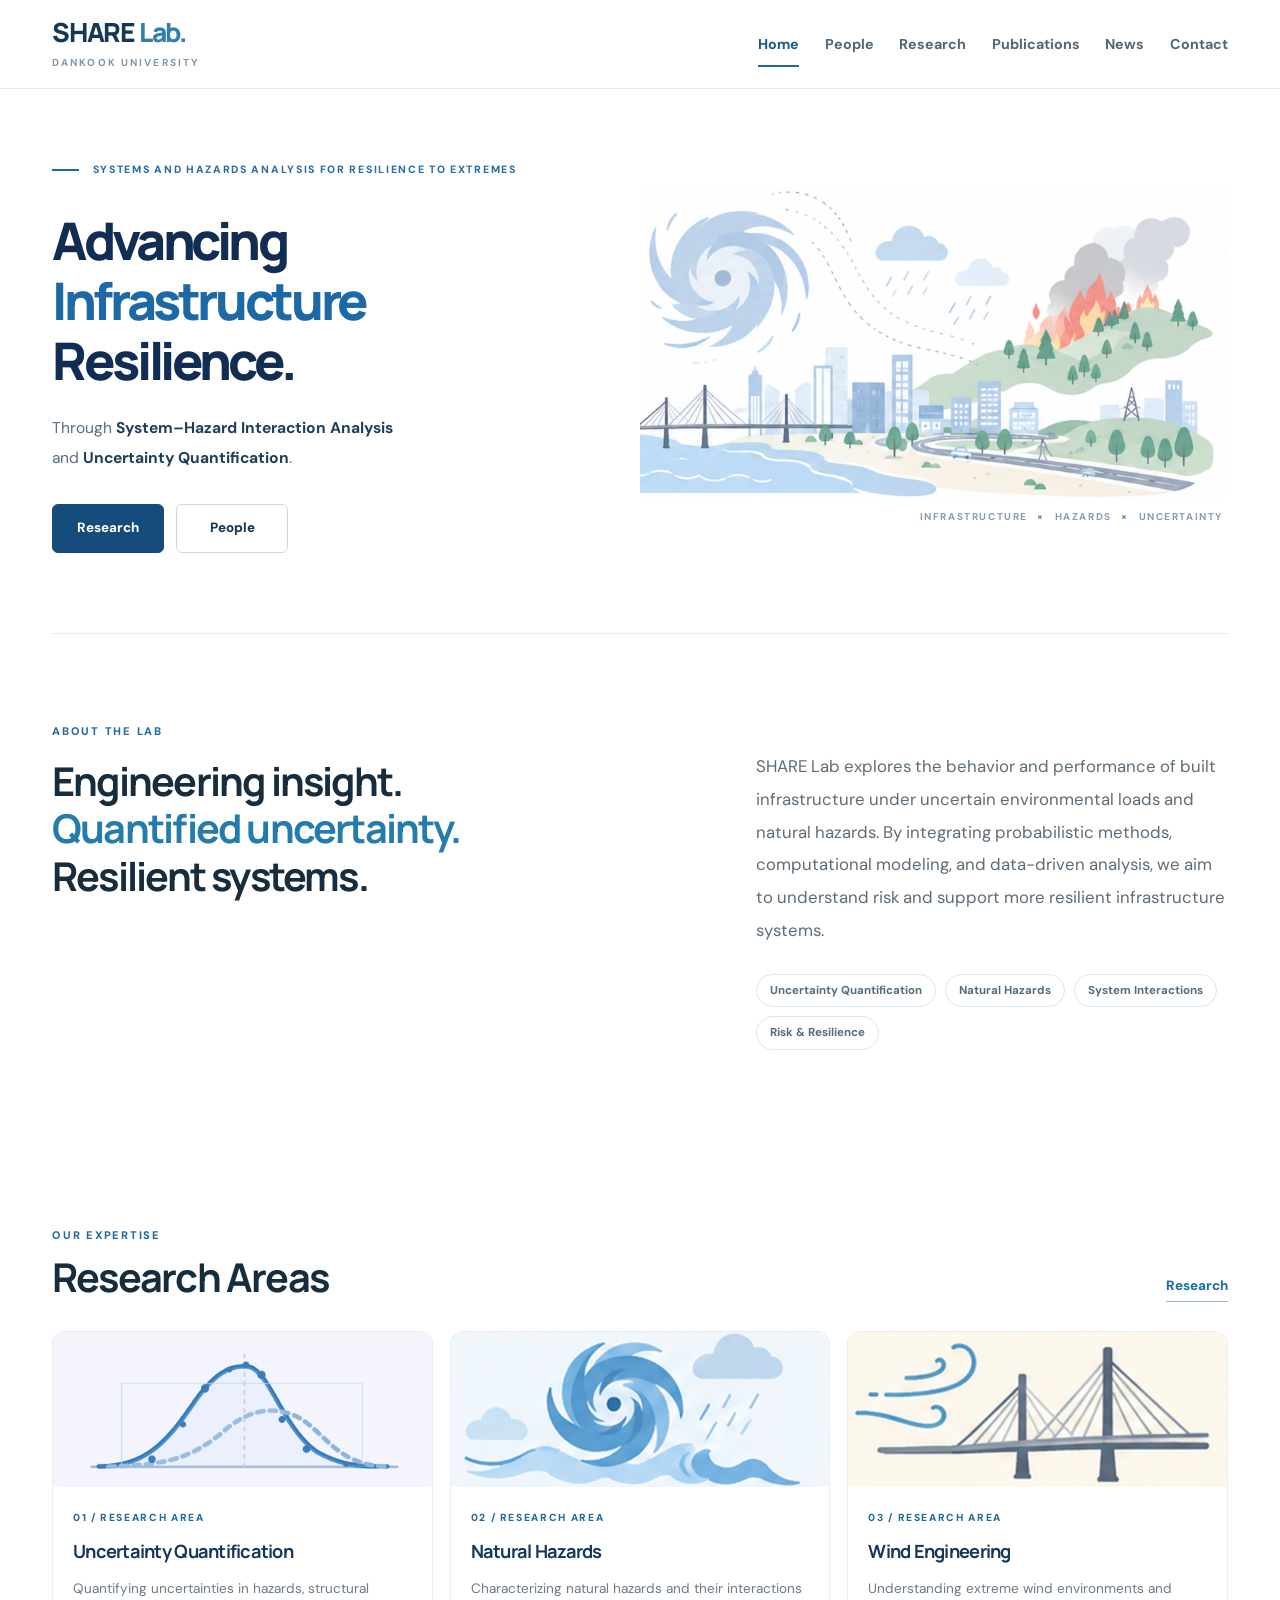
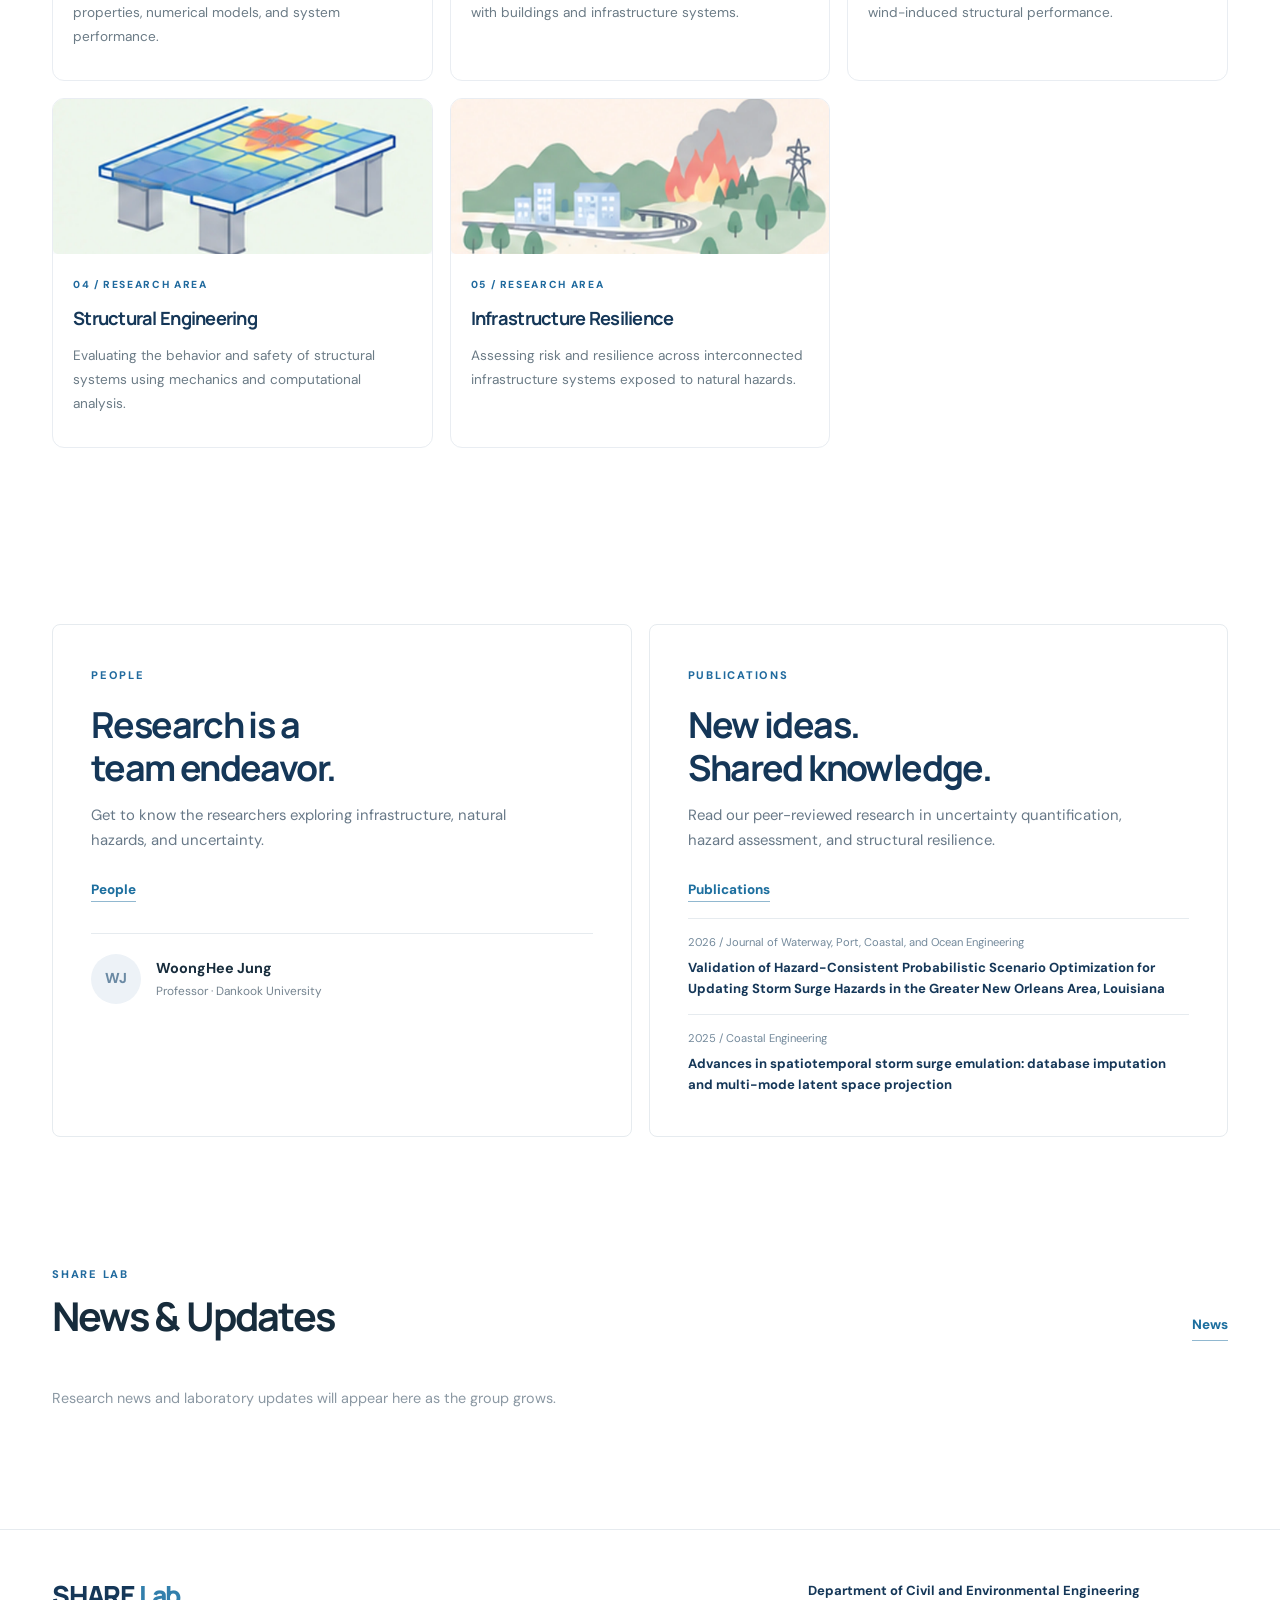
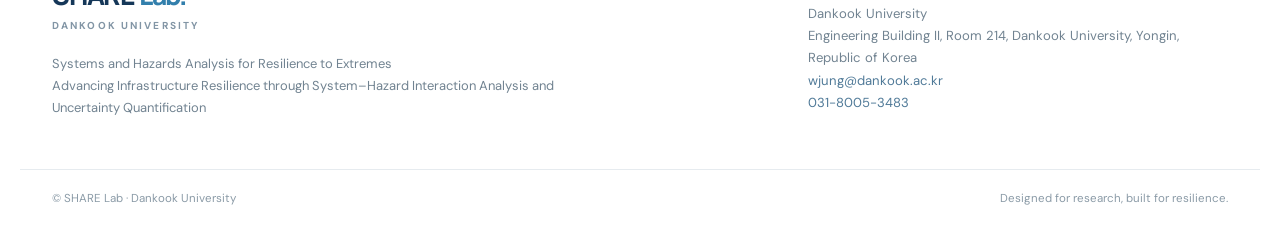
<file: docs/index.html>
<!DOCTYPE html>
<html lang="en"><head><meta charset="utf-8"><meta name="viewport" content="width=device-width, initial-scale=1"><meta name="theme-color" content="#ffffff">
<title>SHARE Lab</title>
<meta name="description" content="SHARE Lab at Dankook University – Systems and Hazards Analysis for Resilience to Extremes.">
<link rel="icon" type="image/svg+xml" href="assets/favicon.svg"><link rel="stylesheet" href="assets/styles.css"></head>
<body><a class="skip-link" href="#main">Skip to content</a>
<header class="site-header"><div class="wrap nav-inner">
  <a class="identity" href="index.html" aria-label="SHARE Lab home">
  <span class="brand-title">SHARE<span class="brand-lab"> Lab.</span></span>
  <span class="brand-subtitle">DANKOOK UNIVERSITY</span>
</a>

  <button type="button" class="menu-toggle" id="menu-toggle" aria-expanded="false" aria-controls="top-nav" aria-label="Toggle navigation">☰</button>
  <nav class="top-nav" id="top-nav" aria-label="Main navigation">
<a href="index.html" class="active" aria-current="page">Home</a><a href="people.html" >People</a><a href="research.html" >Research</a><a href="publications.html" >Publications</a><a href="news.html" >News</a><a href="contact.html" >Contact</a>  </nav>
</div></header>
<main id="main"><div class="wrap">
  <section class="hero" aria-labelledby="hero-title">
    <div class="hero-copy"><div class="eyebrow"><span class="eyebrow-rule"></span> Systems and Hazards Analysis for Resilience to Extremes</div>
      <h1 id="hero-title">Advancing<br><span>Infrastructure</span><br>Resilience.</h1>
      <p class="hero-description">Through <strong>System–Hazard Interaction Analysis</strong><br> and <strong>Uncertainty Quantification</strong>.</p>
      <div class="hero-actions"><a class="btn btn-primary" href="research.html">Research</a><a class="btn btn-outline" href="people.html">People</a></div>
    </div>
    <div class="hero-visual hero-visual-illustration">
      <img class="hero-art" src="assets/hero-illustration.webp"
           alt="Pastel illustration of a tropical cyclone, rainfall, wildfire, a bridge, city buildings and connected infrastructure systems">
      <div class="hero-art-caption">INFRASTRUCTURE <span>×</span> HAZARDS <span>×</span> UNCERTAINTY</div>
    </div>
  </section>
  <section class="section intro-grid"><div><div class="eyebrow">ABOUT THE LAB</div><h2>Engineering insight.<br><span>Quantified uncertainty.</span><br>Resilient systems.</h2></div><div><p>SHARE Lab explores the behavior and performance of built infrastructure under uncertain environmental loads and natural hazards. By integrating probabilistic methods, computational modeling, and data-driven analysis, we aim to understand risk and support more resilient infrastructure systems.</p><div class="word-tags"><span class="word-tag">Uncertainty Quantification</span><span class="word-tag">Natural Hazards</span><span class="word-tag">System Interactions</span><span class="word-tag">Risk & Resilience</span></div></div></section>
  <section class="section" aria-labelledby="home-research-title"><div class="section-heading"><div><div class="eyebrow">OUR EXPERTISE</div><h2 id="home-research-title">Research Areas</h2></div><a class="link-arrow" href="research.html">Research</a></div>
    <div class="research-grid"><a class="research-card" href="research.html#uq"><div class="research-thumb"><img src="assets/research-uq.webp" loading="lazy" alt="Research visualization for Uncertainty Quantification"></div><div class="research-info"><div class="small-label">01 / Research Area</div><h3>Uncertainty Quantification</h3><p>Quantifying uncertainties in hazards, structural properties, numerical models, and system performance.</p></div></a><a class="research-card" href="research.html#hazards"><div class="research-thumb"><img src="assets/research-hazards.webp" loading="lazy" alt="Research visualization for Natural Hazards"></div><div class="research-info"><div class="small-label">02 / Research Area</div><h3>Natural Hazards</h3><p>Characterizing natural hazards and their interactions with buildings and infrastructure systems.</p></div></a><a class="research-card" href="research.html#wind"><div class="research-thumb"><img src="assets/research-wind.webp" loading="lazy" alt="Research visualization for Wind Engineering"></div><div class="research-info"><div class="small-label">03 / Research Area</div><h3>Wind Engineering</h3><p>Understanding extreme wind environments and wind-induced structural performance.</p></div></a><a class="research-card" href="research.html#structural"><div class="research-thumb"><img src="assets/research-structural.webp" loading="lazy" alt="Research visualization for Structural Engineering"></div><div class="research-info"><div class="small-label">04 / Research Area</div><h3>Structural Engineering</h3><p>Evaluating the behavior and safety of structural systems using mechanics and computational analysis.</p></div></a><a class="research-card" href="research.html#resilience"><div class="research-thumb"><img src="assets/research-resilience.webp" loading="lazy" alt="Research visualization for Infrastructure Resilience"></div><div class="research-info"><div class="small-label">05 / Research Area</div><h3>Infrastructure Resilience</h3><p>Assessing risk and resilience across interconnected infrastructure systems exposed to natural hazards.</p></div></a></div>
  </section>
  <section class="section split-home" aria-label="The research group and publications"><div class="half-panel people-teaser"><div class="eyebrow">PEOPLE</div><h2>Research is a<br>team endeavor.</h2><p>Get to know the researchers exploring infrastructure, natural hazards, and uncertainty.</p><a class="link-arrow" href="people.html">People</a><div class="teaser-person"><span class="teaser-avatar">WJ</span><div><strong>WoongHee Jung</strong><small>Professor · Dankook University</small></div></div></div>
  <div class="half-panel pub-teaser"><div class="eyebrow">PUBLICATIONS</div><h2>New ideas.<br>Shared knowledge.</h2><p>Read our peer-reviewed research in uncertainty quantification, hazard assessment, and structural resilience.</p><a class="link-arrow" href="publications.html">Publications</a><div class="teaser-pub"><small>2026 / Journal of Waterway, Port, Coastal, and Ocean Engineering</small><strong>Validation of Hazard-Consistent Probabilistic Scenario Optimization for Updating Storm Surge Hazards in the Greater New Orleans Area, Louisiana</strong></div><div class="teaser-pub"><small>2025 / Coastal Engineering</small><strong>Advances in spatiotemporal storm surge emulation: database imputation and multi-mode latent space projection</strong></div></div></section>
  <section class="section latest-home"><div class="section-heading"><div><div class="eyebrow">SHARE LAB</div><h2>News & Updates</h2></div><a class="link-arrow" href="news.html">News</a></div><p class="placeholder">Research news and laboratory updates will appear here as the group grows.</p></section>
</div></main>
<footer class="site-footer"><div class="wrap footer-inner">
  <div><a class="identity" href="index.html" aria-label="SHARE Lab home">
  <span class="brand-title">SHARE<span class="brand-lab"> Lab.</span></span>
  <span class="brand-subtitle">DANKOOK UNIVERSITY</span>
</a>
<p class="footer-note">Systems and Hazards Analysis for Resilience to Extremes<br>Advancing Infrastructure Resilience through System–Hazard Interaction Analysis and Uncertainty Quantification</p></div>
  <div class="footer-right"><strong>Department of Civil and Environmental Engineering</strong><br>Dankook University<br>Engineering Building II, Room 214, Dankook University, Yongin, Republic of Korea<br><a href="mailto:wjung@dankook.ac.kr">wjung@dankook.ac.kr</a><br><a href="tel:+823180053483">031-8005-3483</a></div>
</div><div class="wrap footer-bottom"><span>© SHARE Lab · Dankook University</span><span>Designed for research, built for resilience.</span></div></footer>
<script src="assets/site.js" defer></script></body></html>
</file>
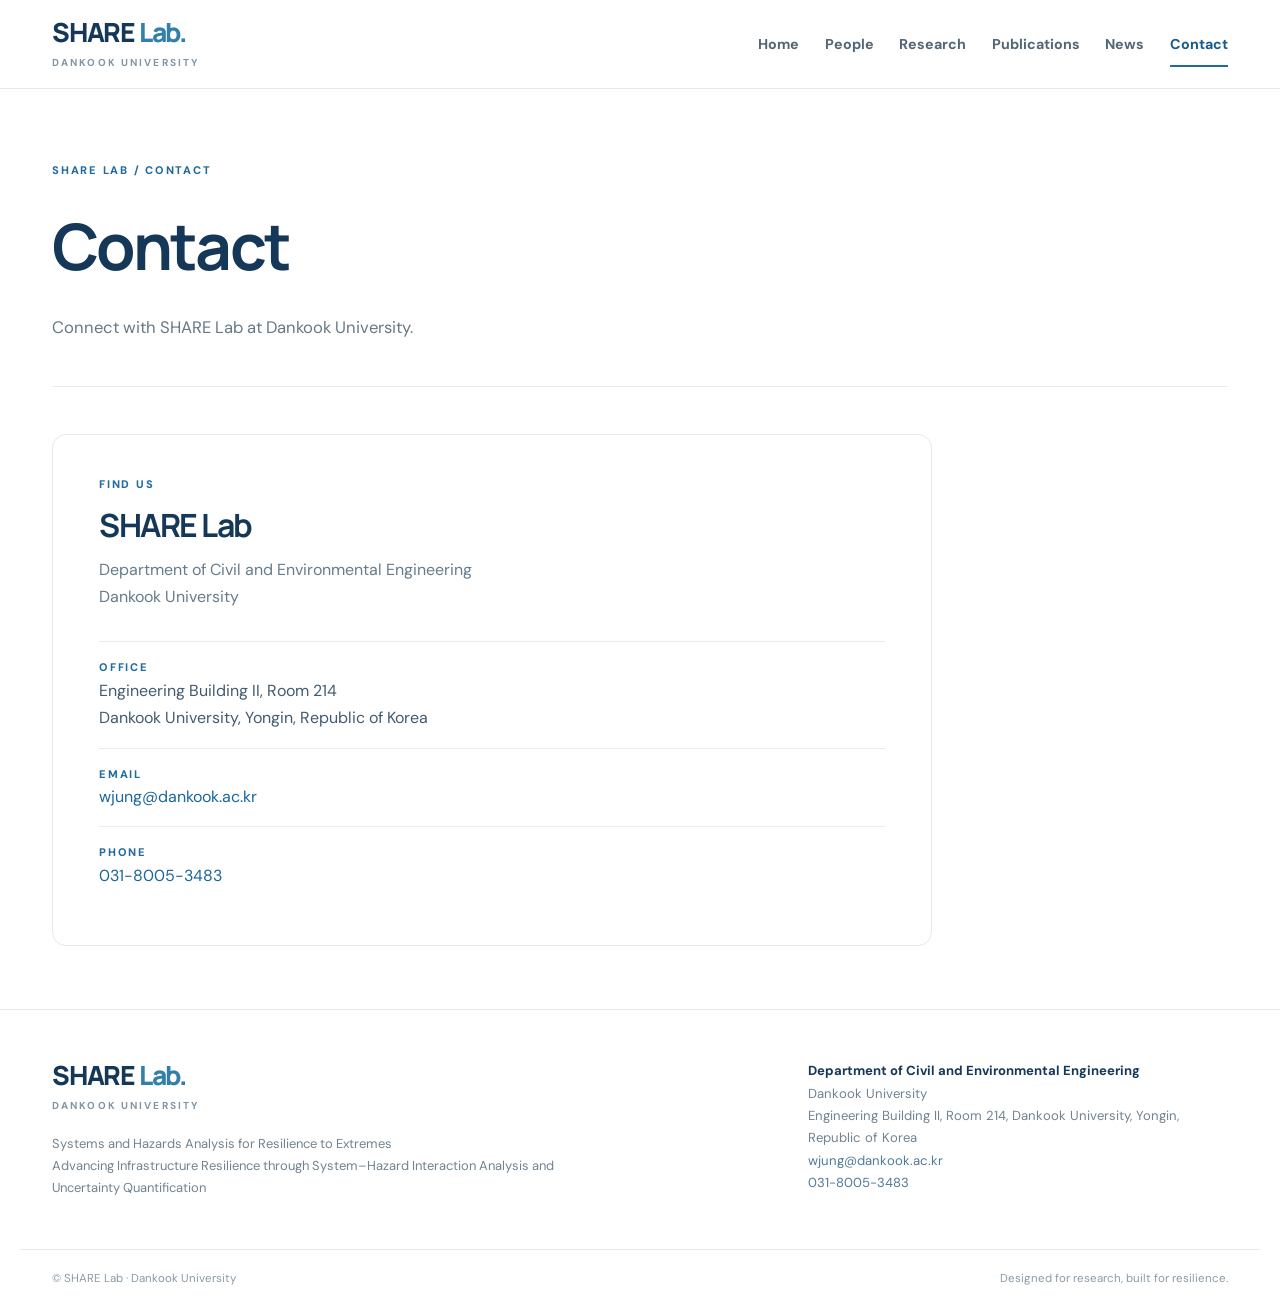
<file: docs/contact.html>
<!DOCTYPE html>
<html lang="en"><head><meta charset="utf-8"><meta name="viewport" content="width=device-width, initial-scale=1"><meta name="theme-color" content="#ffffff">
<title>Contact | SHARE Lab</title>
<meta name="description" content="SHARE Lab at Dankook University – Systems and Hazards Analysis for Resilience to Extremes.">
<link rel="icon" type="image/svg+xml" href="assets/favicon.svg"><link rel="stylesheet" href="assets/styles.css"></head>
<body><a class="skip-link" href="#main">Skip to content</a>
<header class="site-header"><div class="wrap nav-inner">
  <a class="identity" href="index.html" aria-label="SHARE Lab home">
  <span class="brand-title">SHARE<span class="brand-lab"> Lab.</span></span>
  <span class="brand-subtitle">DANKOOK UNIVERSITY</span>
</a>

  <button type="button" class="menu-toggle" id="menu-toggle" aria-expanded="false" aria-controls="top-nav" aria-label="Toggle navigation">☰</button>
  <nav class="top-nav" id="top-nav" aria-label="Main navigation">
<a href="index.html" >Home</a><a href="people.html" >People</a><a href="research.html" >Research</a><a href="publications.html" >Publications</a><a href="news.html" >News</a><a href="contact.html" class="active" aria-current="page">Contact</a>  </nav>
</div></header>
<main id="main"><div class="wrap">
  <div class="page-head">
    <div class="eyebrow">SHARE LAB / CONTACT</div>
    <h1>Contact</h1>
    <p>Connect with SHARE Lab at Dankook University.</p>
  </div>
  <section class="content-section contact-section" aria-label="Laboratory contact information">
    <div class="contact-box">
      <div class="small-label">FIND US</div>
      <h2>SHARE Lab</h2>
      <p class="contact-department">Department of Civil and Environmental Engineering<br>Dankook University</p>
      <div class="contact-details">
        <div class="contact-item">
          <div class="small-label">OFFICE</div>
          <p>Engineering Building II, Room 214<br>Dankook University, Yongin, Republic of Korea</p>
        </div>
        <div class="contact-item">
          <div class="small-label">EMAIL</div>
          <a href="mailto:wjung@dankook.ac.kr">wjung@dankook.ac.kr</a>
        </div>
        <div class="contact-item">
          <div class="small-label">PHONE</div>
          <a href="tel:+823180053483">031-8005-3483</a>
        </div>
      </div>
    </div>
  </section>
</div></main>
<footer class="site-footer"><div class="wrap footer-inner">
  <div><a class="identity" href="index.html" aria-label="SHARE Lab home">
  <span class="brand-title">SHARE<span class="brand-lab"> Lab.</span></span>
  <span class="brand-subtitle">DANKOOK UNIVERSITY</span>
</a>
<p class="footer-note">Systems and Hazards Analysis for Resilience to Extremes<br>Advancing Infrastructure Resilience through System–Hazard Interaction Analysis and Uncertainty Quantification</p></div>
  <div class="footer-right"><strong>Department of Civil and Environmental Engineering</strong><br>Dankook University<br>Engineering Building II, Room 214, Dankook University, Yongin, Republic of Korea<br><a href="mailto:wjung@dankook.ac.kr">wjung@dankook.ac.kr</a><br><a href="tel:+823180053483">031-8005-3483</a></div>
</div><div class="wrap footer-bottom"><span>© SHARE Lab · Dankook University</span><span>Designed for research, built for resilience.</span></div></footer>
<script src="assets/site.js" defer></script></body></html>
</file>
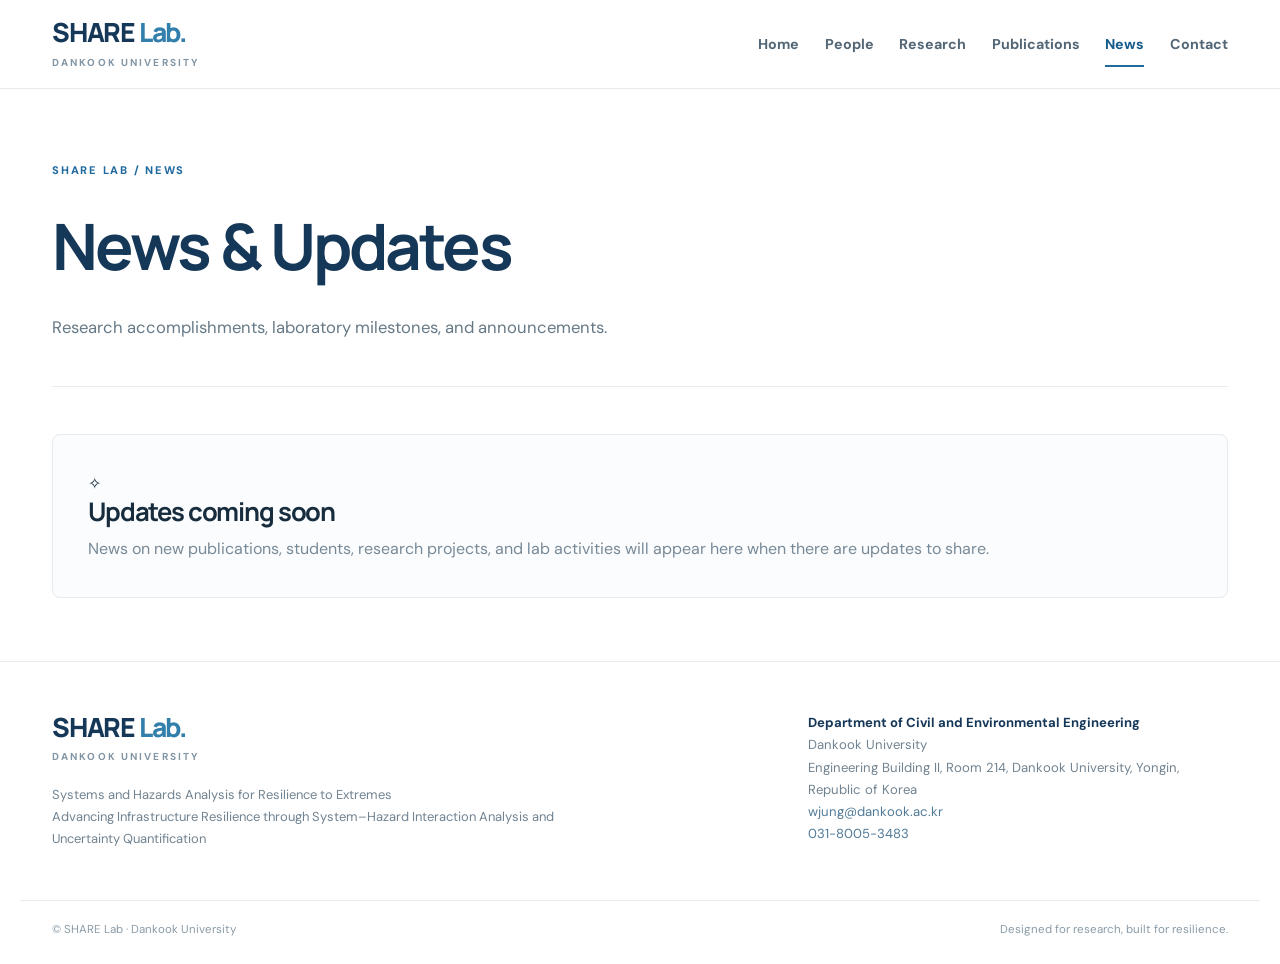
<file: docs/news.html>
<!DOCTYPE html>
<html lang="en"><head><meta charset="utf-8"><meta name="viewport" content="width=device-width, initial-scale=1"><meta name="theme-color" content="#ffffff">
<title>News | SHARE Lab</title>
<meta name="description" content="SHARE Lab at Dankook University – Systems and Hazards Analysis for Resilience to Extremes.">
<link rel="icon" type="image/svg+xml" href="assets/favicon.svg"><link rel="stylesheet" href="assets/styles.css"></head>
<body><a class="skip-link" href="#main">Skip to content</a>
<header class="site-header"><div class="wrap nav-inner">
  <a class="identity" href="index.html" aria-label="SHARE Lab home">
  <span class="brand-title">SHARE<span class="brand-lab"> Lab.</span></span>
  <span class="brand-subtitle">DANKOOK UNIVERSITY</span>
</a>

  <button type="button" class="menu-toggle" id="menu-toggle" aria-expanded="false" aria-controls="top-nav" aria-label="Toggle navigation">☰</button>
  <nav class="top-nav" id="top-nav" aria-label="Main navigation">
<a href="index.html" >Home</a><a href="people.html" >People</a><a href="research.html" >Research</a><a href="publications.html" >Publications</a><a href="news.html" class="active" aria-current="page">News</a><a href="contact.html" >Contact</a>  </nav>
</div></header>
<main id="main"><div class="wrap"><div class="page-head"><div class="eyebrow">SHARE Lab / News</div><h1>News & Updates</h1><p>Research accomplishments, laboratory milestones, and announcements.</p></div>
<section class="content-section"><div class="status-panel"><div class="status-icon">✧</div><div><h2>Updates coming soon</h2><p>News on new publications, students, research projects, and lab activities will appear here when there are updates to share.</p></div></div></section></div></main>
<footer class="site-footer"><div class="wrap footer-inner">
  <div><a class="identity" href="index.html" aria-label="SHARE Lab home">
  <span class="brand-title">SHARE<span class="brand-lab"> Lab.</span></span>
  <span class="brand-subtitle">DANKOOK UNIVERSITY</span>
</a>
<p class="footer-note">Systems and Hazards Analysis for Resilience to Extremes<br>Advancing Infrastructure Resilience through System–Hazard Interaction Analysis and Uncertainty Quantification</p></div>
  <div class="footer-right"><strong>Department of Civil and Environmental Engineering</strong><br>Dankook University<br>Engineering Building II, Room 214, Dankook University, Yongin, Republic of Korea<br><a href="mailto:wjung@dankook.ac.kr">wjung@dankook.ac.kr</a><br><a href="tel:+823180053483">031-8005-3483</a></div>
</div><div class="wrap footer-bottom"><span>© SHARE Lab · Dankook University</span><span>Designed for research, built for resilience.</span></div></footer>
<script src="assets/site.js" defer></script></body></html>
</file>
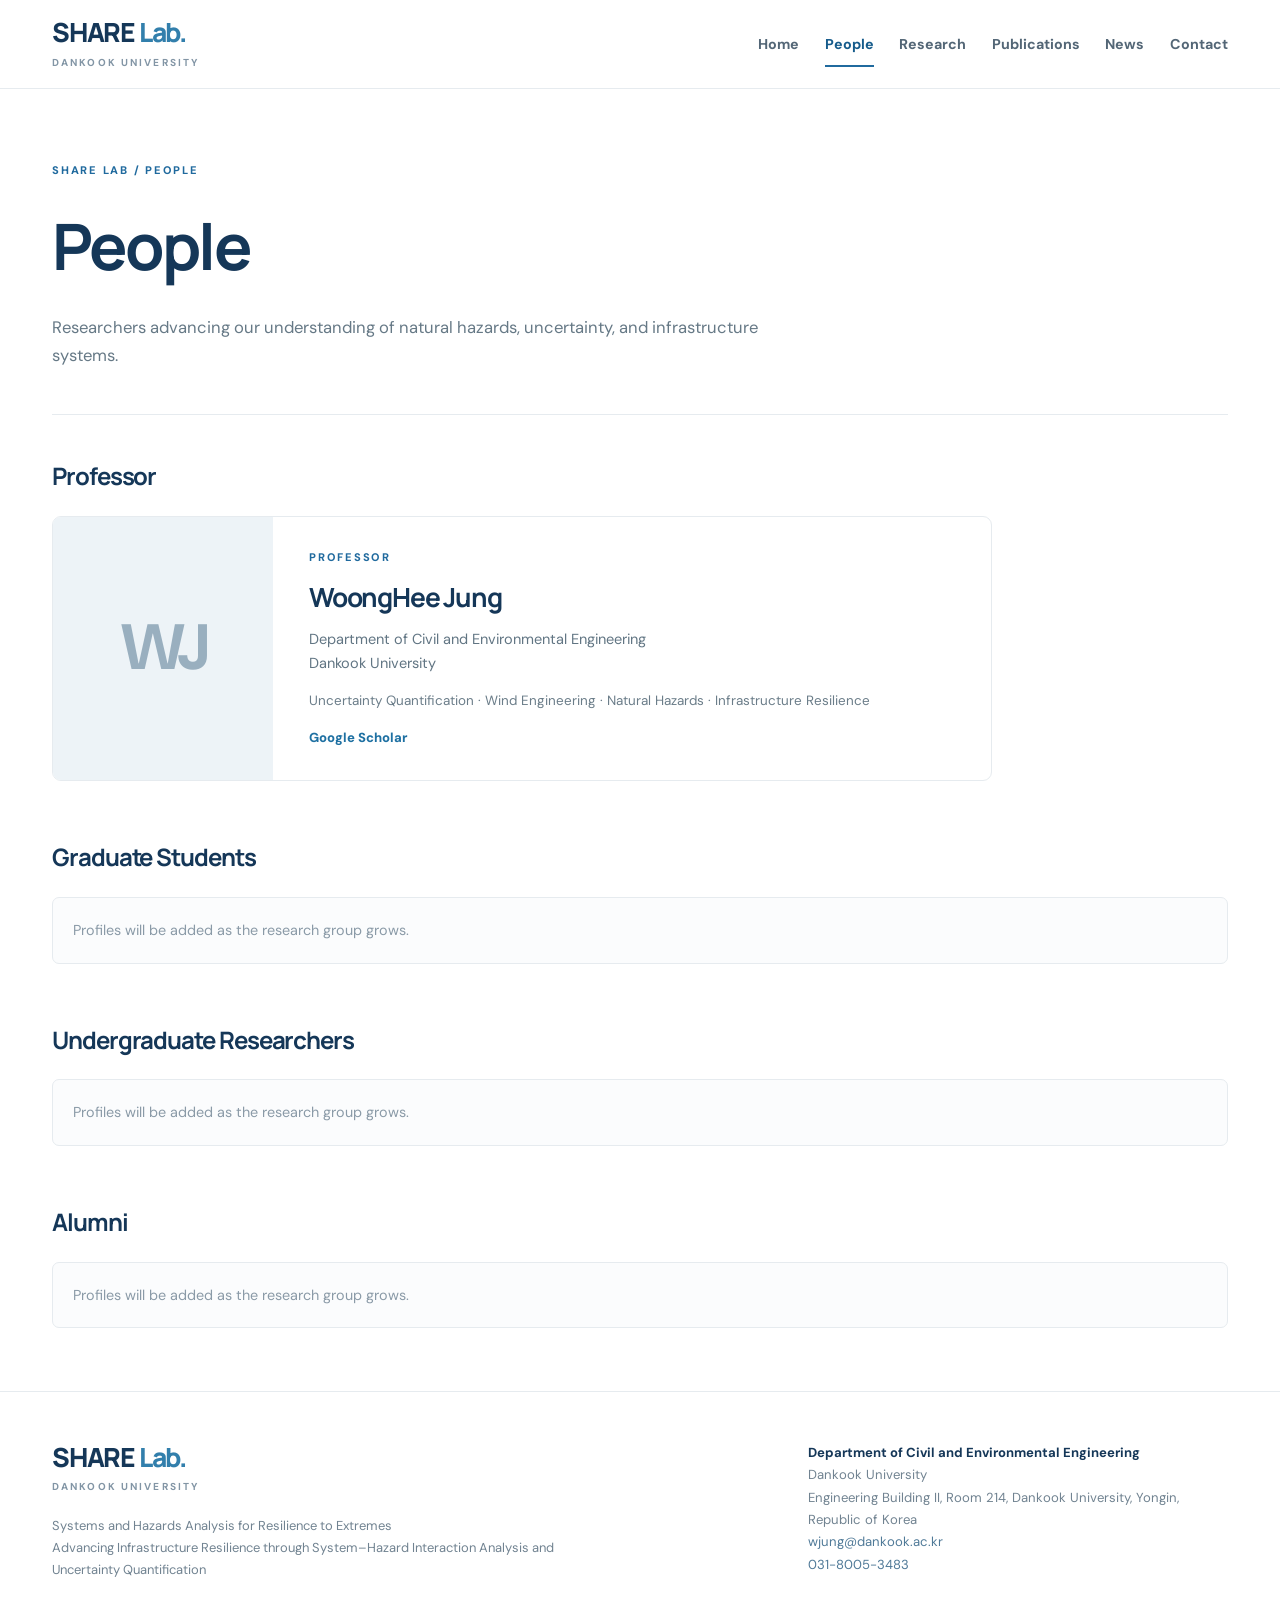
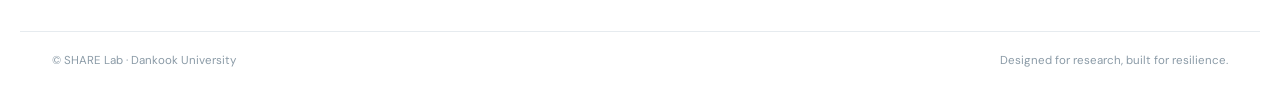
<file: docs/people.html>
<!DOCTYPE html>
<html lang="en"><head><meta charset="utf-8"><meta name="viewport" content="width=device-width, initial-scale=1"><meta name="theme-color" content="#ffffff">
<title>People | SHARE Lab</title>
<meta name="description" content="SHARE Lab at Dankook University – Systems and Hazards Analysis for Resilience to Extremes.">
<link rel="icon" type="image/svg+xml" href="assets/favicon.svg"><link rel="stylesheet" href="assets/styles.css"></head>
<body><a class="skip-link" href="#main">Skip to content</a>
<header class="site-header"><div class="wrap nav-inner">
  <a class="identity" href="index.html" aria-label="SHARE Lab home">
  <span class="brand-title">SHARE<span class="brand-lab"> Lab.</span></span>
  <span class="brand-subtitle">DANKOOK UNIVERSITY</span>
</a>

  <button type="button" class="menu-toggle" id="menu-toggle" aria-expanded="false" aria-controls="top-nav" aria-label="Toggle navigation">☰</button>
  <nav class="top-nav" id="top-nav" aria-label="Main navigation">
<a href="index.html" >Home</a><a href="people.html" class="active" aria-current="page">People</a><a href="research.html" >Research</a><a href="publications.html" >Publications</a><a href="news.html" >News</a><a href="contact.html" >Contact</a>  </nav>
</div></header>
<main id="main"><div class="wrap"><div class="page-head"><div class="eyebrow">SHARE LAB / PEOPLE</div><h1>People</h1><p>Researchers advancing our understanding of natural hazards, uncertainty, and infrastructure systems.</p></div><section class="content-section"><h2 class="people-section-label">Professor</h2><div class="people-panel"><div class="person-visual"><span class="person-monogram">WJ</span></div><div class="person-info"><div class="small-label">Professor</div><h3>WoongHee Jung</h3><p>Department of Civil and Environmental Engineering<br>Dankook University</p><div class="person-meta">Uncertainty Quantification · Wind Engineering · Natural Hazards · Infrastructure Resilience</div><div class="people-more"><a href="https://scholar.google.com/citations?user=pqIQHbcAAAAJ&amp;hl=en" target="_blank" rel="noopener noreferrer">Google Scholar</a></div></div></div></section>
<section class="content-section"><h2 class="people-section-label">Graduate Students</h2><p class="membership-hint">Profiles will be added as the research group grows.</p></section><section class="content-section"><h2 class="people-section-label">Undergraduate Researchers</h2><p class="membership-hint">Profiles will be added as the research group grows.</p></section><section class="content-section"><h2 class="people-section-label">Alumni</h2><p class="membership-hint">Profiles will be added as the research group grows.</p></section></div></main>
<footer class="site-footer"><div class="wrap footer-inner">
  <div><a class="identity" href="index.html" aria-label="SHARE Lab home">
  <span class="brand-title">SHARE<span class="brand-lab"> Lab.</span></span>
  <span class="brand-subtitle">DANKOOK UNIVERSITY</span>
</a>
<p class="footer-note">Systems and Hazards Analysis for Resilience to Extremes<br>Advancing Infrastructure Resilience through System–Hazard Interaction Analysis and Uncertainty Quantification</p></div>
  <div class="footer-right"><strong>Department of Civil and Environmental Engineering</strong><br>Dankook University<br>Engineering Building II, Room 214, Dankook University, Yongin, Republic of Korea<br><a href="mailto:wjung@dankook.ac.kr">wjung@dankook.ac.kr</a><br><a href="tel:+823180053483">031-8005-3483</a></div>
</div><div class="wrap footer-bottom"><span>© SHARE Lab · Dankook University</span><span>Designed for research, built for resilience.</span></div></footer>
<script src="assets/site.js" defer></script></body></html>
</file>
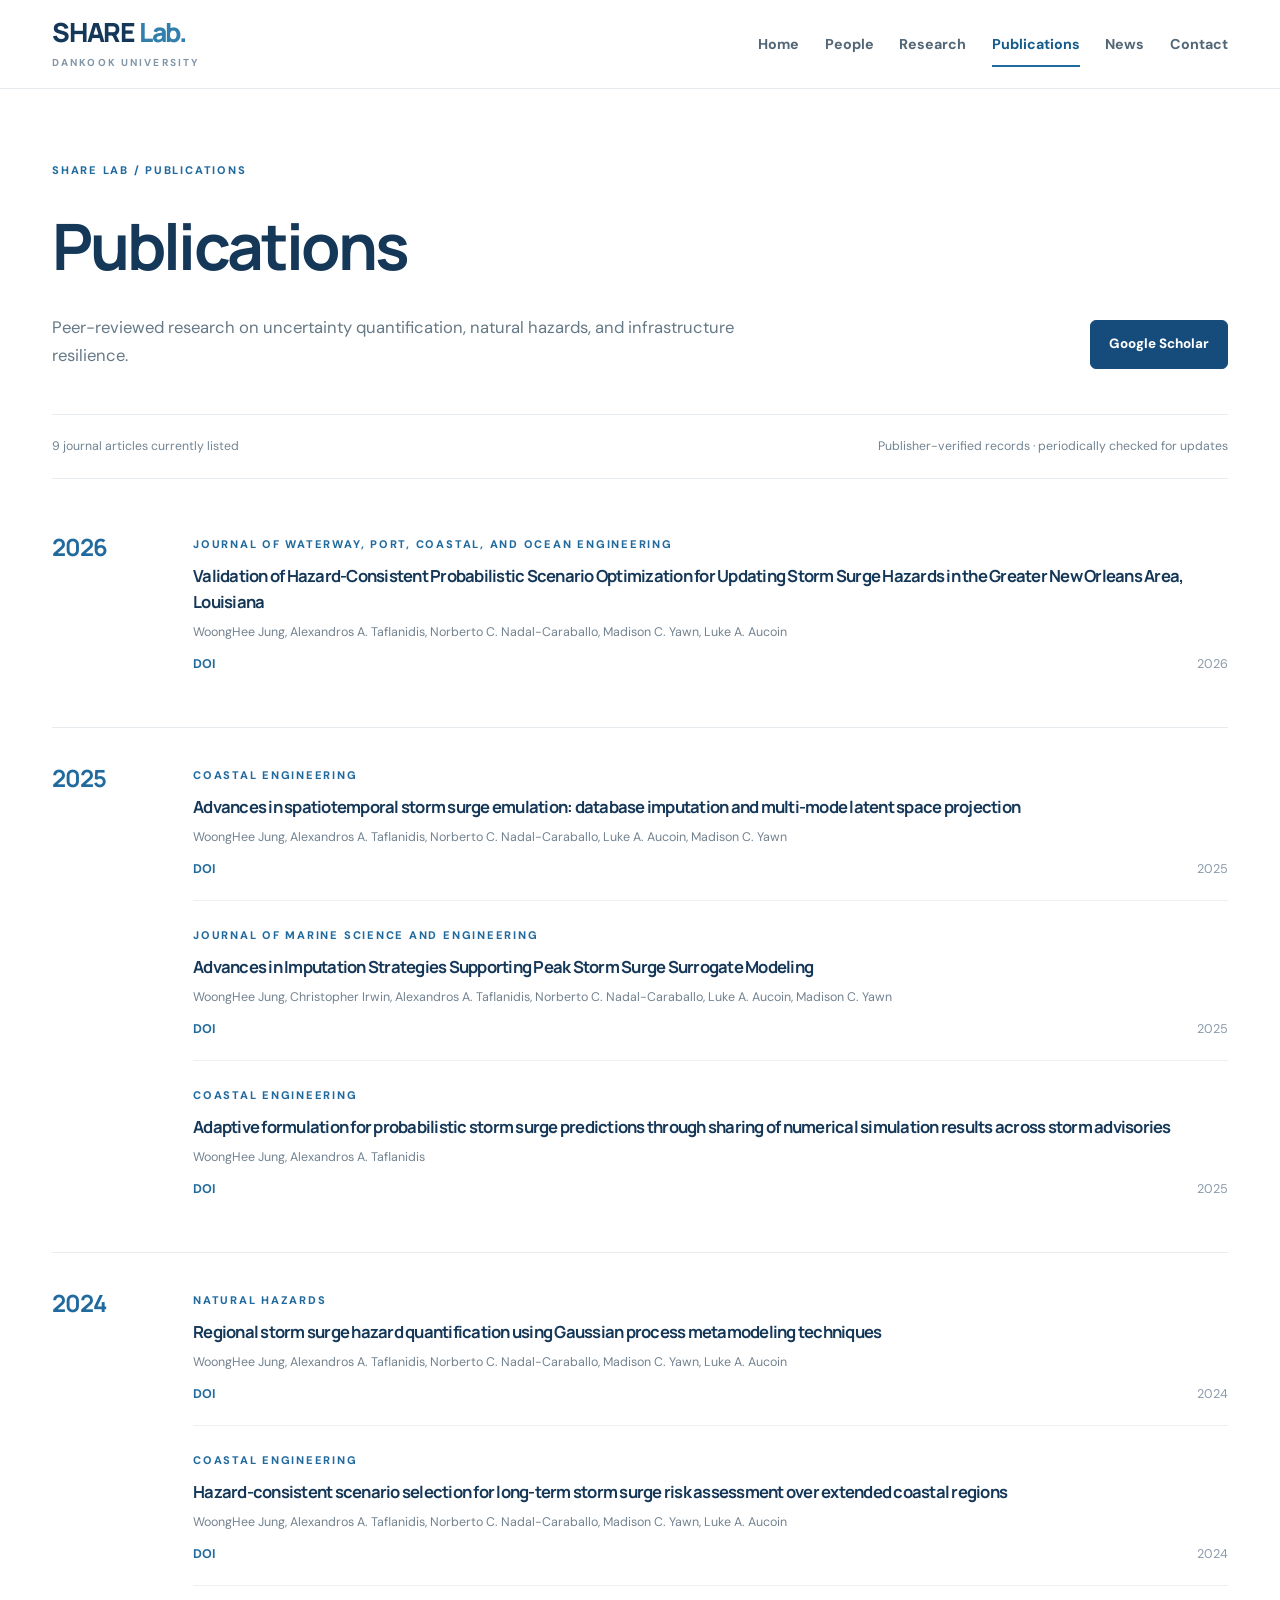
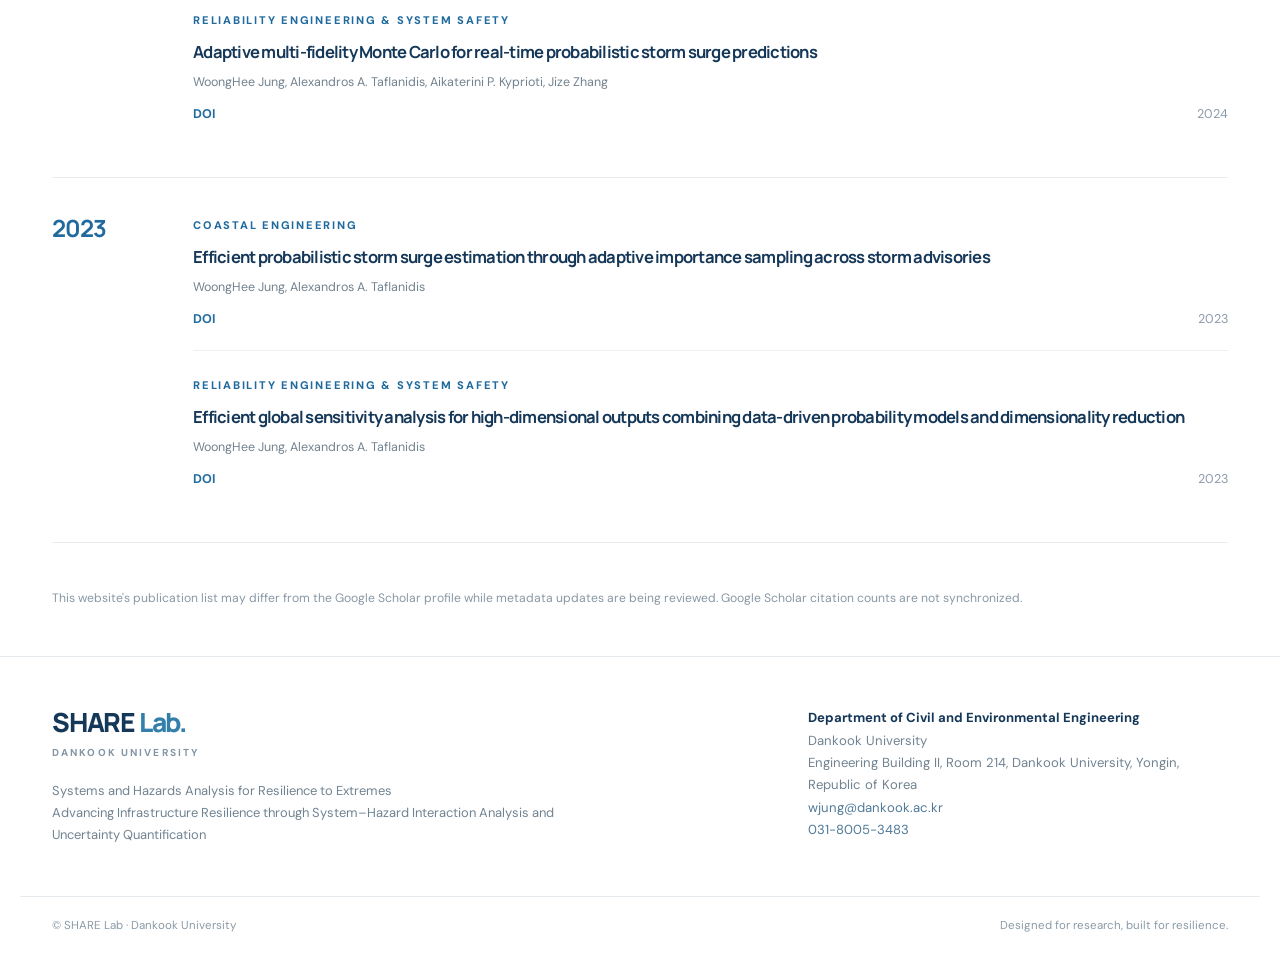
<file: docs/publications.html>
<!DOCTYPE html>
<html lang="en"><head><meta charset="utf-8"><meta name="viewport" content="width=device-width, initial-scale=1"><meta name="theme-color" content="#ffffff">
<title>Publications | SHARE Lab</title>
<meta name="description" content="SHARE Lab at Dankook University – Systems and Hazards Analysis for Resilience to Extremes.">
<link rel="icon" type="image/svg+xml" href="assets/favicon.svg"><link rel="stylesheet" href="assets/styles.css"></head>
<body><a class="skip-link" href="#main">Skip to content</a>
<header class="site-header"><div class="wrap nav-inner">
  <a class="identity" href="index.html" aria-label="SHARE Lab home">
  <span class="brand-title">SHARE<span class="brand-lab"> Lab.</span></span>
  <span class="brand-subtitle">DANKOOK UNIVERSITY</span>
</a>

  <button type="button" class="menu-toggle" id="menu-toggle" aria-expanded="false" aria-controls="top-nav" aria-label="Toggle navigation">☰</button>
  <nav class="top-nav" id="top-nav" aria-label="Main navigation">
<a href="index.html" >Home</a><a href="people.html" >People</a><a href="research.html" >Research</a><a href="publications.html" class="active" aria-current="page">Publications</a><a href="news.html" >News</a><a href="contact.html" >Contact</a>  </nav>
</div></header>
<main id="main"><div class="wrap"><div class="page-head publications-page-head"><div><div class="eyebrow">SHARE LAB / PUBLICATIONS</div><h1>Publications</h1><p>Peer-reviewed research on uncertainty quantification, natural hazards, and infrastructure resilience.</p></div><a class="btn btn-primary scholar-button" href="https://scholar.google.com/citations?user=pqIQHbcAAAAJ&amp;hl=en" target="_blank" rel="noopener noreferrer">Google Scholar</a></div>
<div class="pub-intro"><span>9 journal articles currently listed</span><span>Publisher-verified records · periodically checked for updates</span></div>
<section class="content-section pub-list"><div class="pub-year"><h2>2026</h2><div><article class="publication-card"><div class="small-label">Journal of Waterway, Port, Coastal, and Ocean Engineering</div><h3>Validation of Hazard-Consistent Probabilistic Scenario Optimization for Updating Storm Surge Hazards in the Greater New Orleans Area, Louisiana</h3><p class="pub-meta">WoongHee Jung, Alexandros A. Taflanidis, Norberto C. Nadal-Caraballo, Madison C. Yawn, Luke A. Aucoin</p><div class="pub-actions"><a href="https://doi.org/10.1061/JWPED5.WWENG-2345" target="_blank" rel="noopener noreferrer">DOI</a><span>2026</span></div></article></div></div><div class="pub-year"><h2>2025</h2><div><article class="publication-card"><div class="small-label">Coastal Engineering</div><h3>Advances in spatiotemporal storm surge emulation: database imputation and multi-mode latent space projection</h3><p class="pub-meta">WoongHee Jung, Alexandros A. Taflanidis, Norberto C. Nadal-Caraballo, Luke A. Aucoin, Madison C. Yawn</p><div class="pub-actions"><a href="https://doi.org/10.1016/j.coastaleng.2025.104762" target="_blank" rel="noopener noreferrer">DOI</a><span>2025</span></div></article><article class="publication-card"><div class="small-label">Journal of Marine Science and Engineering</div><h3>Advances in Imputation Strategies Supporting Peak Storm Surge Surrogate Modeling</h3><p class="pub-meta">WoongHee Jung, Christopher Irwin, Alexandros A. Taflanidis, Norberto C. Nadal-Caraballo, Luke A. Aucoin, Madison C. Yawn</p><div class="pub-actions"><a href="https://doi.org/10.3390/jmse13091678" target="_blank" rel="noopener noreferrer">DOI</a><span>2025</span></div></article><article class="publication-card"><div class="small-label">Coastal Engineering</div><h3>Adaptive formulation for probabilistic storm surge predictions through sharing of numerical simulation results across storm advisories</h3><p class="pub-meta">WoongHee Jung, Alexandros A. Taflanidis</p><div class="pub-actions"><a href="https://doi.org/10.1016/j.coastaleng.2024.104618" target="_blank" rel="noopener noreferrer">DOI</a><span>2025</span></div></article></div></div><div class="pub-year"><h2>2024</h2><div><article class="publication-card"><div class="small-label">Natural Hazards</div><h3>Regional storm surge hazard quantification using Gaussian process metamodeling techniques</h3><p class="pub-meta">WoongHee Jung, Alexandros A. Taflanidis, Norberto C. Nadal-Caraballo, Madison C. Yawn, Luke A. Aucoin</p><div class="pub-actions"><a href="https://doi.org/10.1007/s11069-023-06195-4" target="_blank" rel="noopener noreferrer">DOI</a><span>2024</span></div></article><article class="publication-card"><div class="small-label">Coastal Engineering</div><h3>Hazard-consistent scenario selection for long-term storm surge risk assessment over extended coastal regions</h3><p class="pub-meta">WoongHee Jung, Alexandros A. Taflanidis, Norberto C. Nadal-Caraballo, Madison C. Yawn, Luke A. Aucoin</p><div class="pub-actions"><a href="https://doi.org/10.1016/j.coastaleng.2024.104620" target="_blank" rel="noopener noreferrer">DOI</a><span>2024</span></div></article><article class="publication-card"><div class="small-label">Reliability Engineering &amp; System Safety</div><h3>Adaptive multi-fidelity Monte Carlo for real-time probabilistic storm surge predictions</h3><p class="pub-meta">WoongHee Jung, Alexandros A. Taflanidis, Aikaterini P. Kyprioti, Jize Zhang</p><div class="pub-actions"><a href="https://doi.org/10.1016/j.ress.2024.109994" target="_blank" rel="noopener noreferrer">DOI</a><span>2024</span></div></article></div></div><div class="pub-year"><h2>2023</h2><div><article class="publication-card"><div class="small-label">Coastal Engineering</div><h3>Efficient probabilistic storm surge estimation through adaptive importance sampling across storm advisories</h3><p class="pub-meta">WoongHee Jung, Alexandros A. Taflanidis</p><div class="pub-actions"><a href="https://doi.org/10.1016/j.coastaleng.2023.104287" target="_blank" rel="noopener noreferrer">DOI</a><span>2023</span></div></article><article class="publication-card"><div class="small-label">Reliability Engineering &amp; System Safety</div><h3>Efficient global sensitivity analysis for high-dimensional outputs combining data-driven probability models and dimensionality reduction</h3><p class="pub-meta">WoongHee Jung, Alexandros A. Taflanidis</p><div class="pub-actions"><a href="https://doi.org/10.1016/j.ress.2022.108805" target="_blank" rel="noopener noreferrer">DOI</a><span>2023</span></div></article></div></div></section>
<p class="pub-disclaimer">This website's publication list may differ from the Google Scholar profile while metadata updates are being reviewed. Google Scholar citation counts are not synchronized.</p></div></main>
<footer class="site-footer"><div class="wrap footer-inner">
  <div><a class="identity" href="index.html" aria-label="SHARE Lab home">
  <span class="brand-title">SHARE<span class="brand-lab"> Lab.</span></span>
  <span class="brand-subtitle">DANKOOK UNIVERSITY</span>
</a>
<p class="footer-note">Systems and Hazards Analysis for Resilience to Extremes<br>Advancing Infrastructure Resilience through System–Hazard Interaction Analysis and Uncertainty Quantification</p></div>
  <div class="footer-right"><strong>Department of Civil and Environmental Engineering</strong><br>Dankook University<br>Engineering Building II, Room 214, Dankook University, Yongin, Republic of Korea<br><a href="mailto:wjung@dankook.ac.kr">wjung@dankook.ac.kr</a><br><a href="tel:+823180053483">031-8005-3483</a></div>
</div><div class="wrap footer-bottom"><span>© SHARE Lab · Dankook University</span><span>Designed for research, built for resilience.</span></div></footer>
<script src="assets/site.js" defer></script></body></html>
</file>
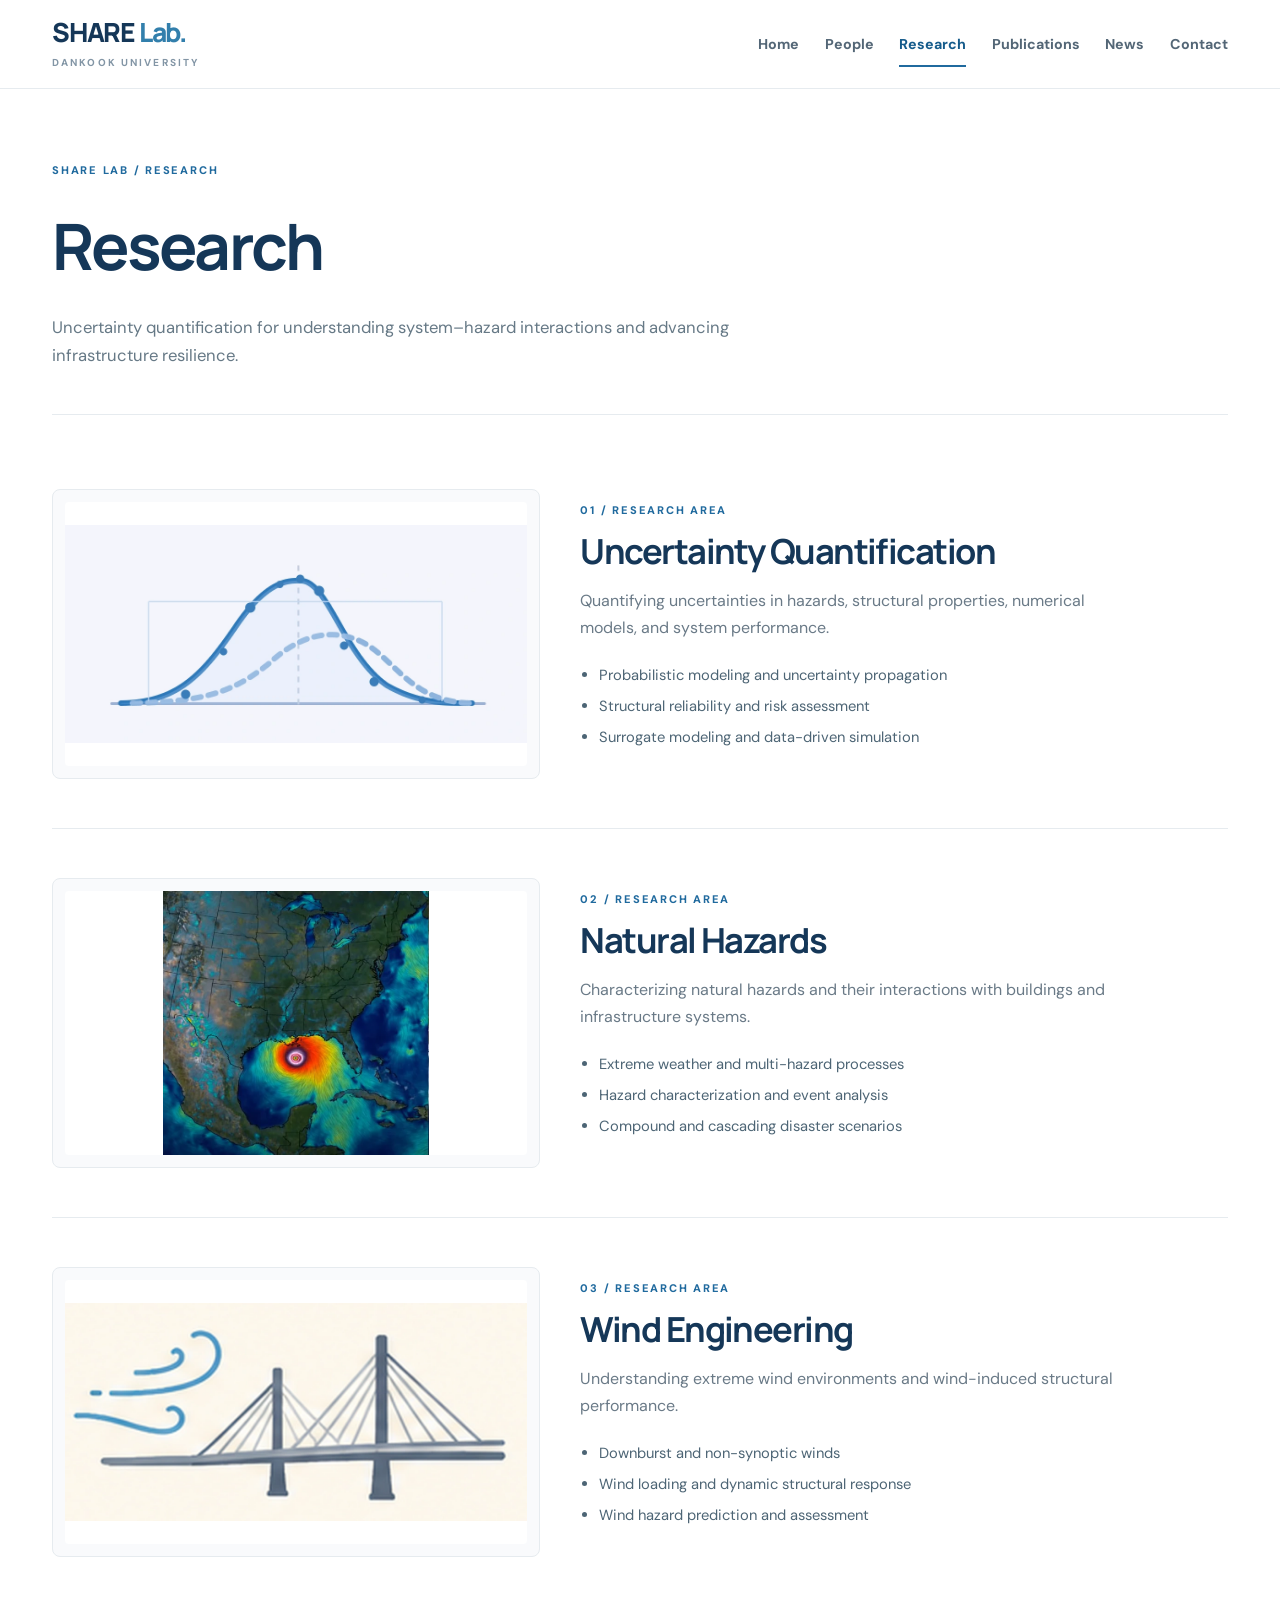
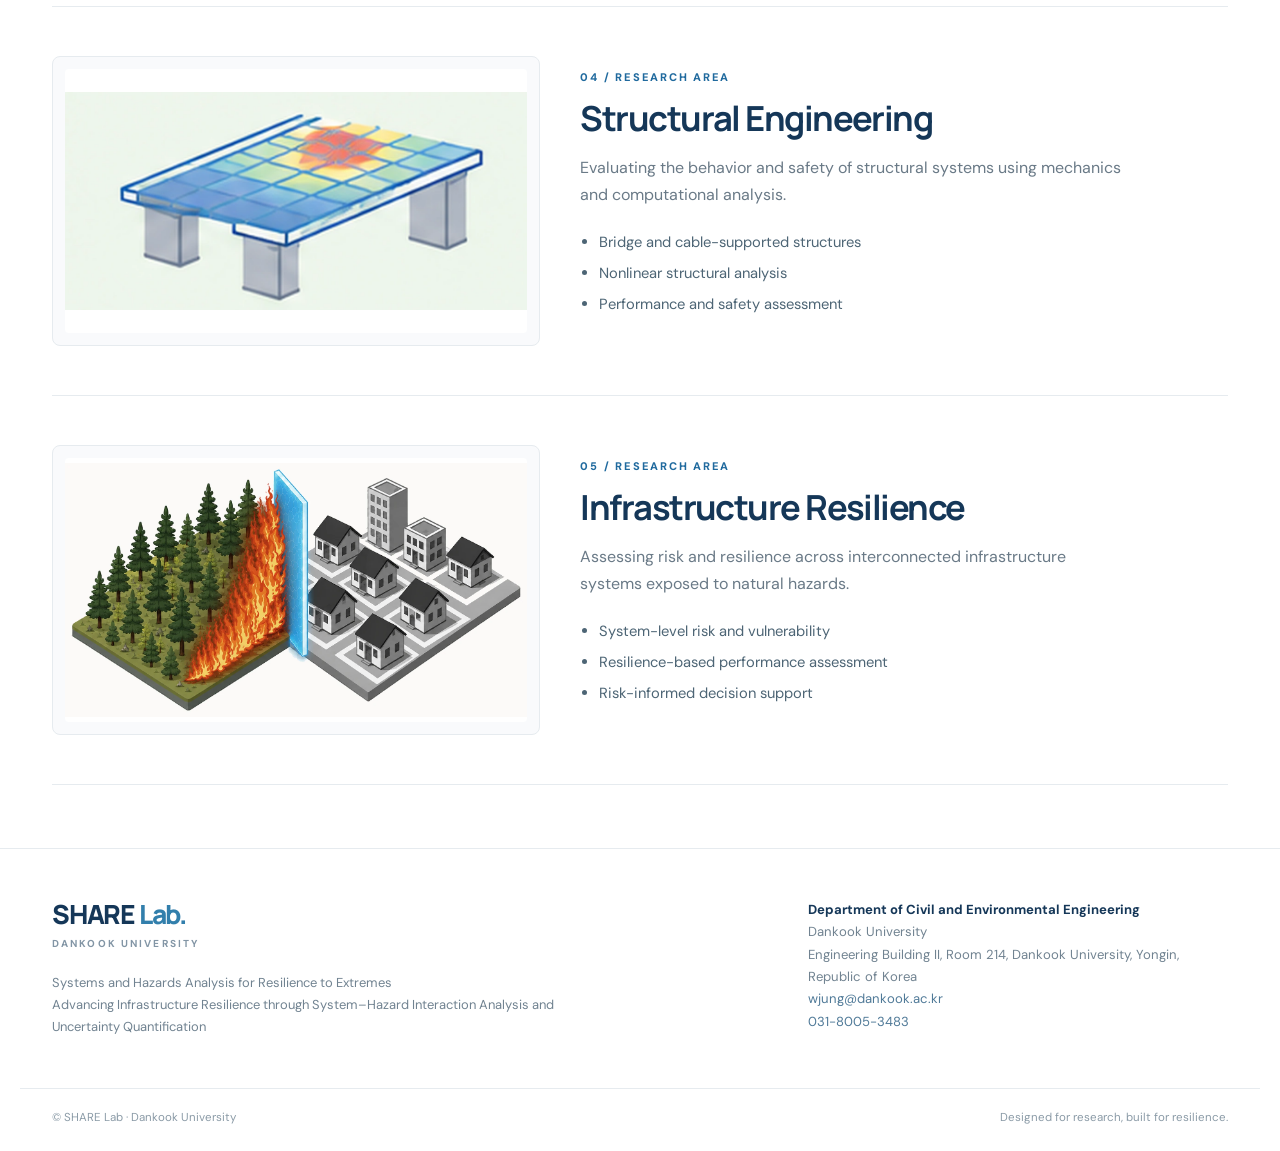
<file: docs/research.html>
<!DOCTYPE html>
<html lang="en"><head><meta charset="utf-8"><meta name="viewport" content="width=device-width, initial-scale=1"><meta name="theme-color" content="#ffffff">
<title>Research | SHARE Lab</title>
<meta name="description" content="SHARE Lab at Dankook University – Systems and Hazards Analysis for Resilience to Extremes.">
<link rel="icon" type="image/svg+xml" href="assets/favicon.svg"><link rel="stylesheet" href="assets/styles.css"></head>
<body><a class="skip-link" href="#main">Skip to content</a>
<header class="site-header"><div class="wrap nav-inner">
  <a class="identity" href="index.html" aria-label="SHARE Lab home">
  <span class="brand-title">SHARE<span class="brand-lab"> Lab.</span></span>
  <span class="brand-subtitle">DANKOOK UNIVERSITY</span>
</a>

  <button type="button" class="menu-toggle" id="menu-toggle" aria-expanded="false" aria-controls="top-nav" aria-label="Toggle navigation">☰</button>
  <nav class="top-nav" id="top-nav" aria-label="Main navigation">
<a href="index.html" >Home</a><a href="people.html" >People</a><a href="research.html" class="active" aria-current="page">Research</a><a href="publications.html" >Publications</a><a href="news.html" >News</a><a href="contact.html" >Contact</a>  </nav>
</div></header>
<main id="main"><div class="wrap"><div class="page-head"><div class="eyebrow">SHARE LAB / RESEARCH</div><h1>Research</h1><p>Uncertainty quantification for understanding system–hazard interactions and advancing infrastructure resilience.</p></div><section class="content-section page-research" aria-label="Research areas"><article class="research-detail" id="uq"><div class="detail-img"><img src="assets/research-uq.webp" alt="Research image for Uncertainty Quantification" loading="lazy"></div><div class="detail-copy"><div class="small-label">01 / RESEARCH AREA</div><h2>Uncertainty Quantification</h2><p>Quantifying uncertainties in hazards, structural properties, numerical models, and system performance.</p><ul class="topic-list"><li>Probabilistic modeling and uncertainty propagation</li><li>Structural reliability and risk assessment</li><li>Surrogate modeling and data-driven simulation</li></ul></div></article><article class="research-detail" id="hazards"><div class="detail-img"><img src="assets/research-detail-hazards.webp" alt="Research image for Natural Hazards" loading="lazy"></div><div class="detail-copy"><div class="small-label">02 / RESEARCH AREA</div><h2>Natural Hazards</h2><p>Characterizing natural hazards and their interactions with buildings and infrastructure systems.</p><ul class="topic-list"><li>Extreme weather and multi-hazard processes</li><li>Hazard characterization and event analysis</li><li>Compound and cascading disaster scenarios</li></ul></div></article><article class="research-detail" id="wind"><div class="detail-img"><img src="assets/research-wind.webp" alt="Research image for Wind Engineering" loading="lazy"></div><div class="detail-copy"><div class="small-label">03 / RESEARCH AREA</div><h2>Wind Engineering</h2><p>Understanding extreme wind environments and wind-induced structural performance.</p><ul class="topic-list"><li>Downburst and non-synoptic winds</li><li>Wind loading and dynamic structural response</li><li>Wind hazard prediction and assessment</li></ul></div></article><article class="research-detail" id="structural"><div class="detail-img"><img src="assets/research-structural.webp" alt="Research image for Structural Engineering" loading="lazy"></div><div class="detail-copy"><div class="small-label">04 / RESEARCH AREA</div><h2>Structural Engineering</h2><p>Evaluating the behavior and safety of structural systems using mechanics and computational analysis.</p><ul class="topic-list"><li>Bridge and cable-supported structures</li><li>Nonlinear structural analysis</li><li>Performance and safety assessment</li></ul></div></article><article class="research-detail" id="resilience"><div class="detail-img"><img src="assets/research-detail-resilience.webp" alt="Research image for Infrastructure Resilience" loading="lazy"></div><div class="detail-copy"><div class="small-label">05 / RESEARCH AREA</div><h2>Infrastructure Resilience</h2><p>Assessing risk and resilience across interconnected infrastructure systems exposed to natural hazards.</p><ul class="topic-list"><li>System-level risk and vulnerability</li><li>Resilience-based performance assessment</li><li>Risk-informed decision support</li></ul></div></article></section></div></main>
<footer class="site-footer"><div class="wrap footer-inner">
  <div><a class="identity" href="index.html" aria-label="SHARE Lab home">
  <span class="brand-title">SHARE<span class="brand-lab"> Lab.</span></span>
  <span class="brand-subtitle">DANKOOK UNIVERSITY</span>
</a>
<p class="footer-note">Systems and Hazards Analysis for Resilience to Extremes<br>Advancing Infrastructure Resilience through System–Hazard Interaction Analysis and Uncertainty Quantification</p></div>
  <div class="footer-right"><strong>Department of Civil and Environmental Engineering</strong><br>Dankook University<br>Engineering Building II, Room 214, Dankook University, Yongin, Republic of Korea<br><a href="mailto:wjung@dankook.ac.kr">wjung@dankook.ac.kr</a><br><a href="tel:+823180053483">031-8005-3483</a></div>
</div><div class="wrap footer-bottom"><span>© SHARE Lab · Dankook University</span><span>Designed for research, built for resilience.</span></div></footer>
<script src="assets/site.js" defer></script></body></html>
</file>
<file: docs/assets/styles.css>
@import url('https://fonts.googleapis.com/css2?family=DM+Sans:wght@400;500;600;700&family=Manrope:wght@400;500;600;700;800&display=swap');
:root{--navy:#153758;--blue:#206a9e;--ink:#172c3c;--muted:#687988;--line:#e6ebef;--soft:#f7f9fa;--max:1240px}
*{box-sizing:border-box}html{scroll-behavior:smooth}body{margin:0;background:#fff;color:var(--ink);font-family:'DM Sans',Arial,sans-serif;line-height:1.7;-webkit-font-smoothing:antialiased}a{color:inherit;text-decoration:none}a:hover{color:var(--blue)}img{max-width:100%;display:block}h1,h2,h3,p{margin:0}h1,h2,h3,.brand-title{font-family:Manrope,Arial,sans-serif;letter-spacing:-.045em}h2{font-size:clamp(1.9rem,3.1vw,3rem);line-height:1.2}p{font-size:1rem}.wrap{max-width:var(--max);margin:0 auto;padding:0 32px}.skip-link{position:absolute;top:-100px;left:0;padding:12px;background:#fff;z-index:999}.skip-link:focus{top:0}
.site-header{position:sticky;top:0;z-index:30;background:rgba(255,255,255,.98);border-bottom:1px solid var(--line);backdrop-filter:blur(12px)}.nav-inner{display:flex;align-items:center;justify-content:space-between;min-height:88px;gap:25px}.identity{display:flex;flex-direction:column;gap:0;white-space:nowrap}.brand-title{font-size:1.65rem;line-height:1.15;font-weight:800;color:var(--navy)}.brand-lab{color:#327fac}.brand-subtitle{font-size:.63rem;font-weight:700;letter-spacing:.21em;color:#8295a5;padding-top:6px}.top-nav{display:flex;align-items:center;gap:clamp(13px,2vw,29px)}.top-nav a{font-size:.89rem;font-weight:700;color:#536676;position:relative;padding:10px 0}.top-nav a.active{color:#155b8b}.top-nav a.active:after{content:'';position:absolute;left:0;right:0;height:2px;background:var(--blue);bottom:-1px}.menu-toggle{display:none;background:var(--soft);border:1px solid var(--line);border-radius:8px;padding:4px 12px;font-size:1.3rem;color:var(--navy);cursor:pointer}
.eyebrow,.small-label{font-size:.69rem;text-transform:uppercase;letter-spacing:.16em;font-weight:800;color:var(--blue)}.eyebrow-rule{display:inline-block;width:27px;height:2px;background:var(--blue);vertical-align:middle;margin-right:10px}.hero{display:grid;grid-template-columns:52% 48%;gap:15px;align-items:center;min-height:570px;padding:58px 0 75px;border-bottom:1px solid var(--line)}.hero-copy{padding-right:26px}.hero .eyebrow{font-size:.66rem;line-height:1.7;max-width:490px}.hero h1{font-size:clamp(2.65rem,4.25vw,4.7rem);line-height:1.16;margin:32px 0 23px;color:var(--navy);font-weight:800;letter-spacing:-.065em}.hero h1 span{color:#227cb3}.hero-description{max-width:530px;font-size:clamp(.96rem,1.22vw,1.13rem);line-height:1.9;color:#596d7f}.hero-description strong{font-weight:700;color:#203e57}.hero-actions{display:flex;gap:12px;margin-top:31px;flex-wrap:wrap}.btn{display:inline-flex;gap:28px;align-items:center;justify-content:space-between;border-radius:6px;padding:12px 18px;font-size:.84rem;font-weight:800;border:1px solid var(--line);transition:.15s}.btn:hover{transform:translateY(-1px)}.btn-primary{background:#164c7b;color:#fff;border-color:#164c7b}.btn-primary:hover{color:#fff;background:#0d365b}.btn-outline{background:#fff;color:var(--navy);border-color:#cfdae2}.btn-outline:hover{border-color:var(--navy)}.hero-visual{display:flex;flex-direction:column;gap:10px;align-self:stretch;justify-content:center;padding:4px 0 0}.hero-image{background:#f4f6f7;border:1px solid var(--line);border-radius:8px;overflow:hidden;height:174px}.hero-image img{width:100%;height:100%;object-fit:cover}.hero-image-main{height:264px}.hero-image-main img{object-fit:contain;object-position:center;background:#fff}.hero-visual-bottom{display:grid;grid-template-columns:42% 58%;gap:10px}.hero-visual-bottom .hero-image{height:160px}.hero-visual-bottom .hero-image:first-child img{object-fit:cover}.hero-image-caption{font-size:.63rem;letter-spacing:.15em;color:#8899a6;text-align:right;font-weight:800}.hero-image-caption span{color:#2a81b1;padding:0 5px}
.section{padding:88px 0}.intro-grid{display:grid;grid-template-columns:1.15fr .85fr;gap:65px;align-items:start}.intro-grid h2{margin-top:17px}.intro-grid h2 span{color:#247cac}.intro-grid p{font-size:1.05rem;color:#5c6c78;line-height:1.95;padding-top:28px}.word-tags{display:flex;flex-wrap:wrap;gap:9px;margin-top:27px}.word-tag{border:1px solid #dbe5ed;border-radius:999px;padding:6px 13px;color:#536c7c;font-size:.72rem;font-weight:700}.section-heading{display:flex;justify-content:space-between;gap:20px;align-items:end;margin-bottom:29px}.section-heading h2{margin-top:10px}.link-arrow{font-size:.84rem;font-weight:800;color:#1d6f9f;border-bottom:1px solid #91b8d0;padding-bottom:3px;white-space:nowrap}
.research-grid{display:grid;grid-template-columns:repeat(3,minmax(0,1fr));gap:17px}.research-card{border:1px solid var(--line);background:#fff;border-radius:8px;overflow:hidden;display:flex;flex-direction:column;min-height:380px;transition:transform .2s,border-color .2s,box-shadow .2s}.research-card:hover{transform:translateY(-3px);border-color:#bbd4e6;box-shadow:0 10px 24px rgba(25,55,85,.06)}.research-thumb{height:174px;background:#f2f5f7;overflow:hidden;padding:7px}.research-thumb img{height:100%;width:100%;object-fit:contain;border-radius:5px;background:#fff}.research-card:nth-child(3) .research-thumb img,.research-card:nth-child(4) .research-thumb img{object-fit:cover}.research-info{padding:24px 22px 23px;position:relative;flex:1}.research-info .small-label{font-size:.64rem}.research-info h3{font-size:1.14rem;margin-top:10px;color:var(--navy)}.research-info p{font-size:.85rem;line-height:1.75;margin-top:10px;color:#6b7b86}.card-arrow{position:absolute;bottom:18px;right:21px;color:#367eaa;font-size:1.1rem}
.split-home{display:grid;grid-template-columns:1fr 1fr;gap:17px}.half-panel{padding:41px 38px;border:1px solid var(--line);border-radius:8px;min-height:420px;background:#fff}.half-panel h2{font-size:clamp(1.75rem,2.8vw,2.7rem);margin:18px 0 14px;color:var(--navy)}.half-panel p{font-size:.93rem;color:var(--muted);max-width:455px;margin-bottom:22px}.teaser-person{border-top:1px solid var(--line);margin-top:30px;padding-top:20px;display:flex;gap:15px;align-items:center}.teaser-avatar{width:50px;height:50px;display:flex;align-items:center;justify-content:center;border-radius:50%;background:#edf2f7;font-weight:800;color:#6b8aa4;font-size:.9rem}.teaser-person strong,.teaser-person small{display:block}.teaser-person strong{font-size:.9rem}.teaser-person small{font-size:.74rem;color:#758490}.teaser-pub{border-top:1px solid var(--line);padding-top:14px;margin-top:15px}.teaser-pub small,.teaser-pub strong{display:block}.teaser-pub small{color:#73899b;font-size:.7rem}.teaser-pub strong{color:var(--navy);font-size:.82rem;line-height:1.6;margin-top:5px}.latest-home{padding-top:40px;padding-bottom:55px}.placeholder{color:#8b98a3;font-size:.9rem;padding:16px 0}.news-row{border-top:1px solid var(--line);padding:22px 0;display:flex;gap:32px}.news-row span{color:#7d909f;font-size:.8rem}.news-row strong{font-size:.94rem}
.site-footer{margin-top:48px;border-top:1px solid var(--line);background:#fff;color:#5b6f7e}.footer-inner{display:grid;grid-template-columns:1fr 1fr;gap:35px;padding-top:50px;padding-bottom:50px}.footer-note{margin-top:19px;max-width:530px;color:#718391;font-size:.81rem}.footer-right{justify-self:end;max-width:420px;color:#718391;font-size:.82rem}.footer-right strong{color:var(--navy)}.footer-bottom{border-top:1px solid var(--line);padding-top:19px;padding-bottom:24px;display:flex;justify-content:space-between;gap:20px;font-size:.72rem;color:#8b9ba7}
.page-head{padding:72px 0 45px;border-bottom:1px solid var(--line)}.page-head h1{font-size:clamp(2.9rem,5vw,4.6rem);color:var(--navy);margin:12px 0}.page-head p{max-width:730px;font-size:1.04rem;color:#667986}.content-section{padding:47px 0 15px}.people-section-label{font-size:1.5rem;margin-bottom:25px;color:var(--navy)}.people-panel{display:grid;grid-template-columns:220px 1fr;border:1px solid var(--line);border-radius:9px;overflow:hidden;max-width:940px;min-height:225px}.person-visual{background:#edf3f7;min-height:220px;display:flex;align-items:center;justify-content:center}.person-monogram{font-size:4rem;font-weight:800;color:#99afbf;letter-spacing:-.08em}.person-visual img{width:100%;height:100%;object-fit:cover}.person-info{padding:31px 36px}.person-info h3{font-size:1.65rem;margin:8px 0;color:var(--navy)}.person-info p{font-size:.91rem;color:#617583}.person-meta{color:#6b7d89;margin:13px 0 14px;font-size:.84rem}.people-more{display:flex;gap:19px;flex-wrap:wrap}.people-more a{color:#1e70a2;font-size:.82rem;font-weight:800}.student-visual{height:195px;min-height:195px}.membership-hint{color:#8a9aa7;background:#fbfcfd;border:1px solid var(--line);border-radius:7px;padding:20px;font-size:.9rem}
.page-research{padding-top:25px}.research-detail{display:grid;grid-template-columns:43% 57%;gap:40px;align-items:center;padding:49px 0;border-bottom:1px solid var(--line);scroll-margin-top:110px}.detail-img{height:290px;border:1px solid var(--line);background:#f7f9fb;border-radius:8px;padding:12px;overflow:hidden}.detail-img img{width:100%;height:100%;object-fit:contain;background:#fff;border-radius:4px}.research-detail:nth-child(3) .detail-img img,.research-detail:nth-child(4) .detail-img img{object-fit:cover}.detail-copy h2{margin:10px 0 16px;font-size:clamp(1.8rem,2.7vw,2.6rem);color:var(--navy)}.detail-copy p{max-width:550px;color:#6a7a87}.topic-list{padding-left:19px;margin-top:18px;color:#4d6575;font-size:.92rem}.topic-list li{padding:3px 0}
.publications-page-head{display:flex;align-items:end;justify-content:space-between;gap:25px}.scholar-button{flex-shrink:0}.pub-intro{display:flex;justify-content:space-between;gap:30px;font-size:.77rem;padding:21px 0;color:#728492;border-bottom:1px solid var(--line)}.pub-list{padding-top:18px}.pub-year{display:grid;grid-template-columns:115px 1fr;gap:26px;border-bottom:1px solid var(--line);padding:32px 0}.pub-year h2{font-size:1.48rem;color:var(--blue);padding-top:4px}.publication-card{padding:6px 0 20px;margin-bottom:19px;border-bottom:1px solid #edf0f3}.publication-card:last-child{border-bottom:0;margin-bottom:0}.publication-card h3{font-size:1.04rem;color:var(--navy);line-height:1.55;margin:9px 0}.pub-meta{color:#72828f;font-size:.78rem;line-height:1.6}.pub-actions{display:flex;justify-content:space-between;margin-top:10px;font-size:.79rem;color:#8b9aab}.pub-actions a{color:#226b9c;font-weight:700}.pub-disclaimer{font-size:.76rem;color:#8898a5;padding-top:30px}
.status-panel{background:#fafcfd;border:1px solid var(--line);padding:35px;border-radius:8px}.status-panel h2{font-size:1.6rem;margin:0 0 7px}.status-panel p{color:#788997}.simple-list{list-style:none;padding:0}.simple-list li{padding:16px 0;border-bottom:1px solid var(--line)}.simple-list h3{font-size:1.12rem;margin:7px 0}.simple-list p{font-size:.93rem;color:#6b7988}
@media(max-width:950px){.hero{grid-template-columns:1fr;gap:35px;padding:48px 0}.hero-copy{padding-right:0}.hero h1{font-size:3.65rem}.hero-visual{max-width:740px}.intro-grid{gap:30px}.top-nav{gap:13px}.top-nav a{font-size:.78rem}.research-detail{gap:25px}.hero-image-main{height:220px}}
@media(max-width:690px){.wrap{padding:0 20px}.nav-inner{min-height:72px}.brand-title{font-size:1.38rem}.brand-subtitle{font-size:.5rem}.menu-toggle{display:block}.top-nav{display:none;position:absolute;top:71px;left:0;right:0;background:#fff;padding:14px 20px 22px;flex-direction:column;align-items:flex-start;gap:3px;border-bottom:1px solid var(--line)}.top-nav.open{display:flex}.top-nav a{padding:9px 0;font-size:.92rem}.hero{padding:40px 0 35px;min-height:0}.hero h1{font-size:clamp(2.4rem,10vw,3.6rem);margin:19px 0}.hero-visual-bottom .hero-image{height:120px}.hero-image-main{height:200px}.hero-visual{gap:7px}.hero-visual-bottom{gap:7px}.section{padding:53px 0}.intro-grid,.split-home,.research-grid,.research-detail,.footer-inner,.people-panel,.pub-year{grid-template-columns:1fr}.intro-grid p{padding-top:0}.research-card{min-height:0}.research-thumb{height:205px}.half-panel{min-height:0;padding:30px 25px}.footer-inner{padding-top:35px;padding-bottom:30px}.footer-right{justify-self:start}.footer-bottom{flex-wrap:wrap}.page-head{padding:48px 0 33px}.people-panel{max-width:none}.person-visual{min-height:170px;height:170px}.research-detail{gap:20px;padding:35px 0}.detail-img{height:210px}.pub-year{gap:8px;padding:23px 0}.pub-intro{flex-wrap:wrap;gap:0}.publications-page-head{align-items:start;flex-direction:column}.scholar-button{margin-top:3px}.section-heading{align-items:start;flex-direction:column;gap:12px}}

/* Version 4 – calm, icon-led illustrations on a white canvas */
.hero {grid-template-columns:50% 50%;gap:0;min-height:545px;padding:60px 0 68px}
.hero-visual-illustration {padding:4px 0;align-self:center;justify-content:center}
.hero-art {display:block;width:100%;height:auto;object-fit:contain;mix-blend-mode:multiply}
.hero-art-caption {text-align:right;padding-right:5px;color:#889bb3;font-size:.62rem;letter-spacing:.16em;font-weight:700}
.hero-art-caption span {color:#417eac;padding:0 6px}
.hero h1 {color:#112d54;font-size:clamp(2.55rem,4.05vw,4.45rem)}
.hero .eyebrow{color:#2a6ca2}
.hero h1 span{color:#1d69a6}
.hero-actions .btn{justify-content:center;min-width:112px}
.research-grid .research-card .research-thumb img {object-fit:cover;background:#f8f9fc}
.research-thumb {height:155px;padding:0;background:#f9fafc}
.research-card {min-height:350px;border-color:#e9edf2;border-radius:12px}
.research-info {padding:22px 20px 23px}
.research-info h3{letter-spacing:-.04em}
.detail-img {background:#f9fafc}
.detail-img img{object-fit:contain!important}
.contact-section{max-width:880px}
.contact-section .contact-box {background:#fff;border:1px solid #e2e9ef;border-radius:14px;padding:40px 46px}
.contact-box h2 {font-size:2rem;margin:12px 0;color:var(--navy)}
.contact-department {color:#667b8c;margin-bottom:31px}
.contact-details{display:grid;gap:0}
.contact-item{padding:16px 0;border-top:1px solid #e7edf1}
.contact-item p, .contact-item a {color:#435b70;font-size:1rem;line-height:1.7}
.contact-item a {color:#1b669c}
.footer-right a{color:#507a98}
@media(max-width:950px){.hero{grid-template-columns:1fr;gap:14px;min-height:0}.hero-visual-illustration{max-width:790px;width:100%;margin:0 auto}}
@media(max-width:690px){.hero{padding:36px 0 40px}.hero-art-caption{text-align:center}.research-thumb{height:172px}.contact-section .contact-box{padding:26px 24px}}

/* prevent 43% + 57% + grid gap overflow on Research detail pages */
@media(min-width:691px){.research-detail{grid-template-columns:minmax(0,43fr) minmax(0,57fr)}}
</file>
